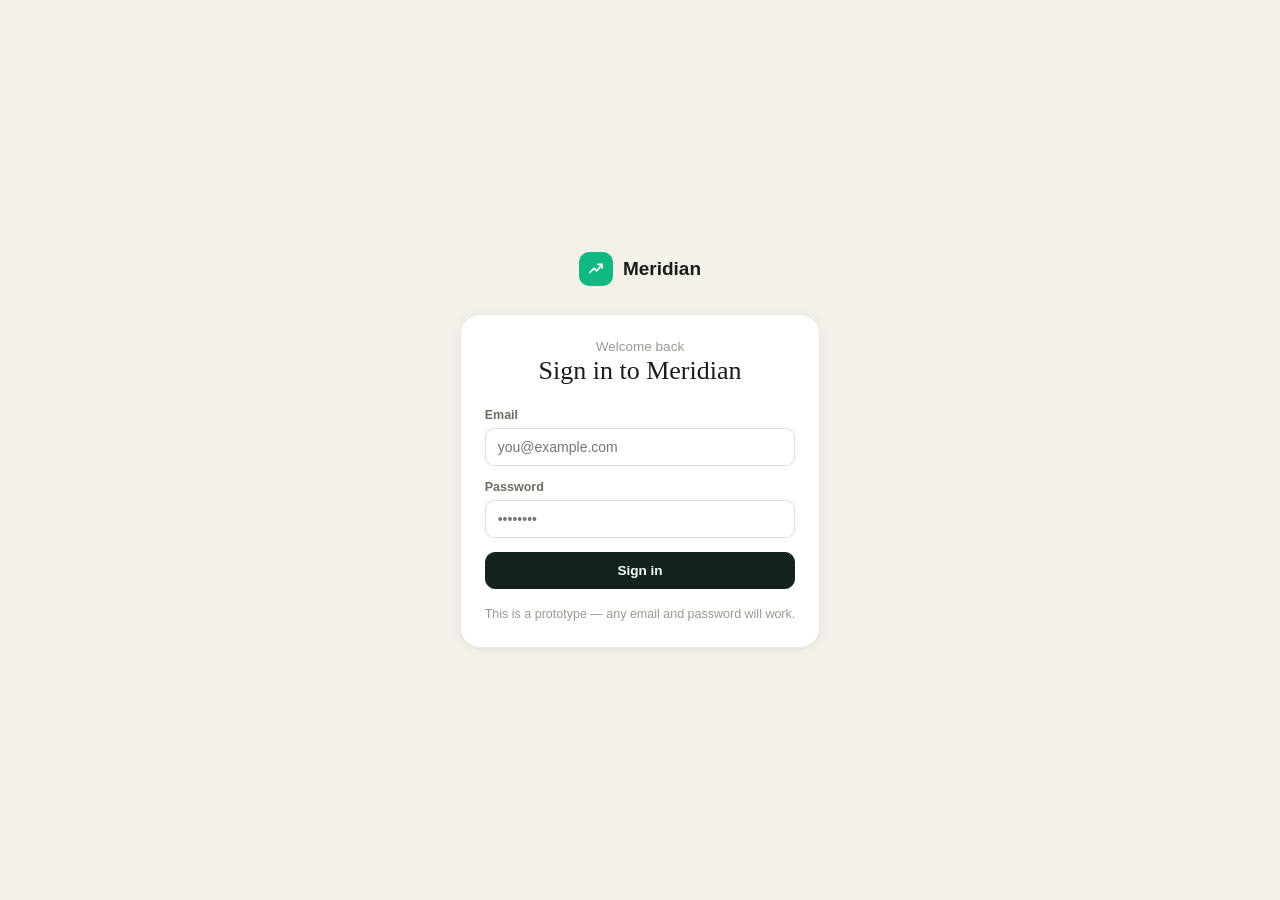
<file: index.html>
<!DOCTYPE html>
<html lang="en">
<head>
<script src="js/auth.js"></script>
<script>Auth.requireAuth();</script>
<meta charset="utf-8">
<meta name="viewport" content="width=device-width, initial-scale=1">
<title>Meridian — Dashboard</title>
<link rel="stylesheet" href="css/styles.css">
</head>
<body>
  <div class="topbar" id="shell-topbar"></div>
  <div class="app-shell">
    <div class="sidebar" id="shell-sidebar"></div>
    <div class="main" id="page-main"></div>
  </div>
  <div class="bottom-tabs" id="shell-bottomtabs"></div>

  <script src="js/icons.js"></script>
  <script src="js/store.js"></script>
  <script src="js/charts.js"></script>
  <script src="js/nav.js"></script>
  <script src="js/dashboard.js"></script>
</body>
</html>
</file>
<file: css/styles.css>
/* ===== Design tokens ===== */
:root {
  --bg: #f4f1ea;
  --card-bg: #ffffff;
  --dark-card: #14231d;
  --dark-card-2: #0d1815;
  --mint: #8fd6bf;
  --accent: #10b981;
  --accent-dark: #0d9668;
  --text: #1c1c1a;
  --text-soft: #6f6c62;
  --text-faint: #9c9890;
  --border: rgba(20, 20, 15, 0.09);
  --border-strong: rgba(20, 20, 15, 0.14);
  --red: #e0455a;
  --red-bg: #fbeaec;
  --green-bg: #e7f5ee;
  --blue-bg: #eaf1fc;

  --cat-housing: #4f46e5;
  --cat-groceries: #10b981;
  --cat-dining: #e0455a;
  --cat-shopping: #8b5cf6;
  --cat-utilities: #3b82f6;
  --cat-transport: #f59e0b;
  --cat-entertainment: #ec4899;
  --cat-health: #14b8a6;
  --cat-other: #64748b;

  --font-serif: Georgia, "Times New Roman", serif;
  --font-sans: -apple-system, BlinkMacSystemFont, "Segoe UI", sans-serif;

  --radius-lg: 20px;
  --radius-md: 14px;
  --radius-sm: 10px;
  --sidebar-w: 224px;
  --topbar-h: 64px;
  --shadow-card: 0 1px 2px rgba(20, 20, 15, 0.04), 0 1px 12px rgba(20, 20, 15, 0.05);
}

* { margin: 0; padding: 0; box-sizing: border-box; }

body {
  background: var(--bg);
  color: var(--text);
  font-family: var(--font-sans);
  -webkit-font-smoothing: antialiased;
}

a { color: inherit; text-decoration: none; }
button { font-family: inherit; cursor: pointer; }
ul { list-style: none; }

/* ===== Top bar ===== */
.topbar {
  height: var(--topbar-h);
  display: flex;
  align-items: center;
  justify-content: space-between;
  padding: 0 24px;
  border-bottom: 1px solid var(--border);
  background: var(--bg);
  position: sticky;
  top: 0;
  z-index: 30;
}

.topbar-logo {
  display: flex;
  align-items: center;
  gap: 10px;
  font-weight: 700;
  font-size: 17px;
}

.topbar-logo .mark {
  width: 30px;
  height: 30px;
  border-radius: 9px;
  background: var(--accent);
  display: flex;
  align-items: center;
  justify-content: center;
  color: #fff;
  flex-shrink: 0;
}

.topbar-right {
  display: flex;
  align-items: center;
  gap: 14px;
}

.topbar-search {
  display: flex;
  align-items: center;
  gap: 8px;
  background: #fff;
  border: 1px solid var(--border);
  border-radius: 10px;
  padding: 8px 14px;
  width: 260px;
  color: var(--text-faint);
  font-size: 13.5px;
}
.topbar-search input {
  border: none;
  outline: none;
  background: transparent;
  font-family: inherit;
  font-size: 13.5px;
  width: 100%;
  color: var(--text);
}
.topbar-search input::placeholder { color: var(--text-faint); }

.icon-btn {
  width: 38px;
  height: 38px;
  border-radius: 10px;
  border: 1px solid var(--border);
  background: #fff;
  display: flex;
  align-items: center;
  justify-content: center;
  color: var(--text-soft);
  position: relative;
}
.icon-btn .dot {
  position: absolute;
  top: 5px;
  right: 5px;
  width: 6px;
  height: 6px;
  border-radius: 50%;
  background: var(--red);
}

.icon-btn-sm {
  width: 30px;
  height: 30px;
  border-radius: 8px;
  border: 1px solid var(--border);
  background: #fff;
  display: flex;
  align-items: center;
  justify-content: center;
  color: var(--text-soft);
  flex-shrink: 0;
}
.icon-btn-sm:hover { background: #f7f5ef; color: var(--text); }

.avatar-block {
  display: flex;
  align-items: center;
  gap: 10px;
  background: none;
  border: none;
  padding: 4px;
  border-radius: 10px;
  cursor: pointer;
  font-family: inherit;
}
.avatar-block:hover { background: rgba(20, 20, 15, 0.04); }
.avatar {
  width: 36px;
  height: 36px;
  border-radius: 10px;
  background: var(--accent);
  color: #fff;
  display: flex;
  align-items: center;
  justify-content: center;
  font-weight: 700;
  font-size: 13px;
  flex-shrink: 0;
}
.avatar-name { line-height: 1.25; }
.avatar-name .name { font-weight: 600; font-size: 13.5px; }
.avatar-name .plan { font-size: 12px; color: var(--text-faint); }

/* ===== Dropdowns (notifications, avatar menu) ===== */
.dropdown-wrap { position: relative; }
.dropdown-panel {
  display: none;
  position: absolute;
  top: calc(100% + 10px);
  right: 0;
  background: #fff;
  border: 1px solid var(--border);
  border-radius: var(--radius-md);
  box-shadow: 0 12px 32px rgba(20, 20, 15, 0.14);
  z-index: 50;
  overflow: hidden;
}
.dropdown-panel.open { display: block; }

.avatar-panel { width: 220px; padding: 6px; }
.dropdown-item {
  display: flex;
  align-items: center;
  gap: 10px;
  padding: 10px 12px;
  border-radius: 8px;
  font-size: 13.5px;
  color: var(--text);
}
.dropdown-item:hover { background: var(--bg); }

.notif-panel { width: 320px; }
.notif-header {
  display: flex;
  justify-content: space-between;
  align-items: center;
  padding: 14px 16px;
  border-bottom: 1px solid var(--border);
  font-weight: 700;
  font-size: 14px;
}
.link-btn {
  background: none;
  border: none;
  color: var(--accent-dark);
  font-size: 12px;
  font-weight: 600;
  font-family: inherit;
  cursor: pointer;
}
.notif-item {
  display: flex;
  gap: 12px;
  align-items: flex-start;
  padding: 12px 16px;
  border-bottom: 1px solid var(--border);
}
.notif-item:last-child { border-bottom: none; }
.notif-item.unread { background: var(--green-bg); }
.notif-icon { width: 32px; height: 32px; background: #f1efe8; color: var(--text-soft); flex-shrink: 0; }
.notif-text { font-size: 13px; line-height: 1.4; }
.notif-date { font-size: 11.5px; color: var(--text-faint); margin-top: 3px; }
.notif-empty { padding: 24px 16px; text-align: center; color: var(--text-faint); font-size: 13px; }

/* ===== Shell / sidebar ===== */
.app-shell { display: flex; align-items: flex-start; }

.sidebar {
  width: var(--sidebar-w);
  flex-shrink: 0;
  min-height: calc(100vh - var(--topbar-h));
  padding: 24px 16px;
  display: flex;
  flex-direction: column;
  justify-content: space-between;
  position: sticky;
  top: var(--topbar-h);
}

.sidebar-menu-label {
  font-size: 11px;
  letter-spacing: 0.08em;
  color: var(--text-faint);
  font-weight: 600;
  padding: 0 12px;
  margin-bottom: 10px;
}

.sidebar-link {
  display: flex;
  align-items: center;
  gap: 12px;
  padding: 10px 12px;
  border-radius: var(--radius-sm);
  font-size: 14.5px;
  color: var(--text-soft);
  font-weight: 500;
  position: relative;
}
.sidebar-link svg { flex-shrink: 0; }
.sidebar-link.active {
  background: var(--green-bg);
  color: var(--accent-dark);
}

.sidebar-security {
  background: var(--dark-card);
  color: #fff;
  border-radius: var(--radius-md);
  padding: 16px;
  font-size: 12.5px;
  line-height: 1.5;
  display: flex;
  gap: 10px;
}
.sidebar-security .label { font-weight: 700; margin-bottom: 2px; }
.sidebar-security .sub { color: #9fb8ad; }

.main {
  flex: 1;
  min-width: 0;
  padding: 32px 40px 60px;
}

.page-eyebrow {
  font-size: 13.5px;
  color: var(--text-faint);
  margin-bottom: 2px;
}
.page-title {
  font-family: var(--font-serif);
  font-size: 32px;
  font-weight: 400;
}
.page-header-row {
  display: flex;
  justify-content: space-between;
  align-items: flex-end;
  margin-bottom: 24px;
  gap: 16px;
  flex-wrap: wrap;
}

/* ===== Bottom tab bar (mobile) ===== */
.bottom-tabs {
  display: none;
  position: fixed;
  bottom: 0;
  left: 0;
  right: 0;
  height: 66px;
  background: #fff;
  border-top: 1px solid var(--border);
  z-index: 40;
  align-items: center;
  justify-content: space-around;
}
.bottom-tab {
  display: flex;
  flex-direction: column;
  align-items: center;
  gap: 4px;
  font-size: 11px;
  color: var(--text-faint);
  font-weight: 500;
  flex: 1;
  padding: 6px 0;
}
.bottom-tab.active { color: var(--accent-dark); }

@media (max-width: 900px) {
  .sidebar { display: none; }
  .bottom-tabs { display: flex; }
  .main { padding: 20px 16px 90px; }
  .topbar-search { display: none; }
  .avatar-name { display: none; }
}

/* ===== Cards ===== */
.card {
  background: var(--card-bg);
  border-radius: var(--radius-lg);
  border: 1px solid var(--border);
  box-shadow: var(--shadow-card);
  padding: 24px;
}

.hero-card {
  background: radial-gradient(circle at 85% 15%, #1d3a2c 0%, var(--dark-card) 55%);
  color: #fff;
  border-radius: var(--radius-lg);
  padding: 28px 32px;
}
.hero-label {
  font-size: 12px;
  letter-spacing: 0.06em;
  color: #9fb8ad;
  text-transform: uppercase;
  display: flex;
  align-items: center;
  gap: 10px;
}
.hero-tag {
  border: 1px solid rgba(255, 255, 255, 0.18);
  border-radius: 6px;
  padding: 1px 8px;
  font-size: 11px;
  color: #cfe4da;
}
.hero-value {
  font-family: var(--font-serif);
  font-size: 44px;
  margin: 8px 0 14px;
}
.hero-delta {
  display: inline-flex;
  align-items: center;
  gap: 8px;
  background: rgba(16, 185, 129, 0.16);
  color: var(--mint);
  padding: 6px 12px;
  border-radius: 999px;
  font-size: 13px;
  font-weight: 600;
}
.hero-delta .sub { color: #a9c3b8; font-weight: 400; }
.hero-footer {
  display: flex;
  gap: 60px;
  margin-top: 20px;
  padding-top: 18px;
  border-top: 1px solid rgba(255, 255, 255, 0.1);
  flex-wrap: wrap;
}
.hero-footer .stat-label { font-size: 12.5px; color: #9fb8ad; margin-bottom: 4px; }
.hero-footer .stat-value { font-size: 19px; font-weight: 600; }
.hero-footer .stat-value.mint { color: var(--mint); }

/* ===== Chips / toggle groups ===== */
.chip-group {
  display: inline-flex;
  background: #f1efe8;
  border-radius: 10px;
  padding: 3px;
  gap: 2px;
}
.chip {
  border: none;
  background: transparent;
  padding: 6px 14px;
  border-radius: 8px;
  font-size: 12.5px;
  font-weight: 600;
  color: var(--text-soft);
}
.chip.active { background: #fff; color: var(--text); box-shadow: 0 1px 3px rgba(0, 0, 0, 0.08); }

/* ===== Buttons ===== */
.btn {
  display: inline-flex;
  align-items: center;
  gap: 8px;
  padding: 10px 18px;
  border-radius: 10px;
  font-size: 13.5px;
  font-weight: 600;
  border: 1px solid var(--border-strong);
  background: #fff;
  color: var(--text);
}
.btn svg { width: 15px; height: 15px; flex-shrink: 0; }
.btn-primary { background: var(--dark-card); color: #fff; border-color: var(--dark-card); }
.btn-primary:hover { background: #1d3327; }
.btn-ghost { border-color: transparent; background: transparent; }
.btn-sm { padding: 6px 12px; font-size: 12.5px; }
.btn-danger { background: var(--red); color: #fff; border-color: var(--red); }
.btn-danger:hover { background: #c93c4f; }
.btn-danger-ghost { border-color: transparent; background: transparent; color: var(--red); padding-left: 0; padding-right: 0; }
.btn-danger-ghost:hover { color: #c93c4f; }

/* ===== Progress bars ===== */
.progress-track {
  height: 8px;
  border-radius: 999px;
  background: #ece8de;
  overflow: hidden;
}
.progress-fill { height: 100%; border-radius: 999px; }

/* ===== Badges / pills ===== */
.badge {
  display: inline-flex;
  align-items: center;
  gap: 4px;
  font-size: 11.5px;
  font-weight: 700;
  padding: 4px 10px;
  border-radius: 999px;
}
.badge.on-track { background: var(--green-bg); color: var(--accent-dark); }
.badge.behind { background: var(--red-bg); color: var(--red); }
.badge.over { color: var(--red); font-weight: 700; }

/* ===== Icon badges ===== */
.icon-badge {
  width: 38px;
  height: 38px;
  border-radius: 10px;
  display: flex;
  align-items: center;
  justify-content: center;
  flex-shrink: 0;
}

/* ===== Grid layout helpers ===== */
.grid-2 { display: grid; grid-template-columns: 1.6fr 1fr; gap: 20px; }
.grid-3 { display: grid; grid-template-columns: repeat(3, 1fr); gap: 16px; }
.stack { display: flex; flex-direction: column; gap: 20px; }
@media (max-width: 1100px) {
  .grid-2, .grid-3 { grid-template-columns: 1fr; }
}

/* ===== Table ===== */
.table { width: 100%; border-collapse: collapse; }
.table thead th {
  text-align: left;
  font-size: 11px;
  letter-spacing: 0.05em;
  color: var(--text-faint);
  font-weight: 600;
  padding: 0 0 12px;
  border-bottom: 1px solid var(--border);
}
.table tbody td {
  padding: 14px 0;
  border-bottom: 1px solid var(--border);
  font-size: 14px;
}
.table tbody tr:last-child td { border-bottom: none; }
.table .num { text-align: right; }
.asset-cell { display: flex; align-items: center; gap: 12px; }
.asset-icon {
  width: 36px; height: 36px; border-radius: 10px;
  display: flex; align-items: center; justify-content: center;
  font-size: 11px; font-weight: 700; background: var(--green-bg); color: var(--accent-dark);
}
.asset-name-main { font-weight: 600; }
.asset-name-sub { font-size: 12.5px; color: var(--text-faint); }
.pos { color: var(--accent-dark); }
.neg { color: var(--red); }

/* ===== Donut legend ===== */
.legend-row {
  display: flex;
  align-items: center;
  justify-content: space-between;
  padding: 7px 0;
  font-size: 13.5px;
}
.legend-swatch {
  width: 9px; height: 9px; border-radius: 3px; display: inline-block; margin-right: 10px;
}
.legend-label { display: flex; align-items: center; color: var(--text); }
.legend-value { font-weight: 600; }
.legend-pct { color: var(--text-faint); margin-left: 10px; width: 40px; display: inline-block; text-align: right; }

/* ===== Insights ===== */
.insight-card {
  border-radius: var(--radius-md);
  padding: 16px 18px;
  border: 1px solid transparent;
}
.insight-card.optimize { background: var(--green-bg); border-color: rgba(16,185,129,0.18); }
.insight-card.momentum { background: var(--blue-bg); border-color: rgba(59,130,246,0.18); }
.insight-card.watch { background: var(--red-bg); border-color: rgba(224,69,90,0.18); }
.insight-tag {
  font-size: 11px;
  font-weight: 700;
  letter-spacing: 0.05em;
  display: flex;
  align-items: center;
  gap: 6px;
  margin-bottom: 6px;
}
.insight-card.optimize .insight-tag { color: var(--accent-dark); }
.insight-card.momentum .insight-tag { color: #2563eb; }
.insight-card.watch .insight-tag { color: var(--red); }
.insight-text { font-size: 14px; line-height: 1.5; }

/* ===== Modal ===== */
.modal-overlay {
  position: fixed; inset: 0; background: rgba(20, 20, 15, 0.4);
  display: none; align-items: center; justify-content: center; z-index: 100; padding: 20px;
}
.modal-overlay.open { display: flex; }
.modal {
  background: #fff; border-radius: var(--radius-lg); padding: 28px;
  width: 100%; max-width: 440px; box-shadow: 0 20px 60px rgba(0,0,0,0.25);
}
.modal-header { display: flex; justify-content: space-between; align-items: center; margin-bottom: 18px; }
.modal-title { font-family: var(--font-serif); font-size: 22px; }
.form-field { margin-bottom: 14px; }
.form-field label { display: block; font-size: 12.5px; font-weight: 600; color: var(--text-soft); margin-bottom: 6px; }
.form-field input, .form-field select {
  width: 100%; padding: 10px 12px; border-radius: 9px; border: 1px solid var(--border-strong);
  font-family: inherit; font-size: 14px; background: #fff; color: var(--text);
}
.form-field .icon-choices { display: flex; gap: 8px; flex-wrap: wrap; }
.icon-choice {
  width: 40px; height: 40px; border-radius: 10px; border: 2px solid transparent;
  display: flex; align-items: center; justify-content: center; background: #f1efe8;
}
.icon-choice.selected { border-color: var(--accent); }
.institution-choice {
  display: flex;
  align-items: center;
  justify-content: space-between;
  width: 100%;
  padding: 11px 14px;
  border-radius: 9px;
  border: 1.5px solid var(--border-strong);
  background: #fff;
  font-family: inherit;
  font-size: 13.5px;
  font-weight: 500;
  color: var(--text);
}
.institution-choice + .institution-choice { margin-top: 8px; }
.institution-choice svg { visibility: hidden; color: var(--accent); }
.institution-choice.selected { border-color: var(--accent); background: var(--green-bg); }
.institution-choice.selected svg { visibility: visible; }
.modal-actions { display: flex; gap: 10px; margin-top: 20px; }
.modal-actions .btn { flex: 1; justify-content: center; }
.upload-box {
  border: 1.5px dashed var(--border-strong); border-radius: var(--radius-md);
  padding: 28px 16px; text-align: center; color: var(--text-faint); font-size: 13.5px; margin-bottom: 16px;
}

/* ===== Section title ===== */
.section-title { font-size: 16px; font-weight: 700; margin-bottom: 2px; }
.section-sub { font-size: 12.5px; color: var(--text-faint); margin-bottom: 16px; }
.section-header-row { display: flex; justify-content: space-between; align-items: flex-start; margin-bottom: 4px; }

/* ===== Toggle switch ===== */
.switch { position: relative; display: inline-block; width: 40px; height: 23px; flex-shrink: 0; }
.switch input { opacity: 0; width: 0; height: 0; }
.switch .slider {
  position: absolute; inset: 0; background: #d8d4c8; border-radius: 999px; cursor: pointer; transition: background 0.15s;
}
.switch .slider::before {
  content: ""; position: absolute; height: 17px; width: 17px; left: 3px; top: 3px;
  background: #fff; border-radius: 50%; transition: transform 0.15s;
}
.switch input:checked + .slider { background: var(--accent); }
.switch input:checked + .slider::before { transform: translateX(17px); }

/* ===== Settings ===== */
.settings-row {
  display: flex; justify-content: space-between; align-items: center;
  padding: 16px 0; border-bottom: 1px solid var(--border); gap: 20px;
}
.settings-row:last-child { border-bottom: none; }
.settings-row-label { font-weight: 600; font-size: 14px; }
.settings-row-sub { font-size: 12.5px; color: var(--text-faint); margin-top: 3px; }
.settings-tab-btn {
  display: flex; align-items: center; gap: 12px; width: 100%;
  padding: 10px 12px; border-radius: var(--radius-sm); font-size: 14px; font-weight: 500;
  color: var(--text-soft); background: none; border: none; text-align: left; font-family: inherit;
}
.settings-tab-btn.active { background: var(--green-bg); color: var(--accent-dark); }
.settings-tab-btn + .settings-tab-btn { margin-top: 2px; }

/* ===== Login page ===== */
.login-page {
  min-height: 100vh;
  display: flex;
  align-items: center;
  justify-content: center;
  padding: 24px;
}
.login-brand {
  display: flex;
  align-items: center;
  justify-content: center;
  gap: 10px;
  font-weight: 700;
  font-size: 19px;
  margin-bottom: 28px;
}
.login-brand .mark {
  width: 34px;
  height: 34px;
  border-radius: 10px;
  background: var(--accent);
  display: flex;
  align-items: center;
  justify-content: center;
  color: #fff;
}
.login-card {
  width: 100%;
  max-width: 400px;
}
.login-card .page-eyebrow { text-align: center; }
.login-card .page-title { text-align: center; font-size: 26px; margin-bottom: 22px; }
.login-caption {
  font-size: 12.5px;
  color: var(--text-faint);
  text-align: center;
  margin-top: 16px;
  line-height: 1.5;
}
.login-error {
  background: var(--red-bg);
  color: var(--red);
  border-radius: 9px;
  padding: 10px 12px;
  font-size: 12.5px;
  margin-bottom: 14px;
  display: none;
}
.login-error.show { display: block; }

/* charts */
.chart-x-labels { display: flex; justify-content: space-between; font-size: 11.5px; color: var(--text-faint); margin-top: 6px; }

.chart-wrap { position: relative; }
.chart-hover-rect { cursor: crosshair; }
.chart-tooltip {
  position: absolute;
  top: 0;
  left: 0;
  pointer-events: none;
  border-radius: 6px;
  padding: 6px 9px;
  font-size: 11px;
  line-height: 1.35;
  white-space: nowrap;
  transition: opacity 0.08s ease-out;
  z-index: 5;
}
.chart-tooltip .tt-date { font-size: 10px; margin-bottom: 1px; }
.chart-tooltip .tt-value { font-size: 12.5px; }

.chart-tooltip.theme-dark {
  background: var(--dark-card);
  color: #fff;
  box-shadow: 0 6px 18px rgba(20, 20, 15, 0.18);
}
.chart-tooltip.theme-dark .tt-date { color: #9fb8ad; }
.chart-tooltip.theme-dark .tt-value { font-weight: 600; }

.chart-tooltip.theme-light {
  background: var(--card-bg);
  color: var(--text);
  border: 1px solid var(--border-strong);
  box-shadow: 0 4px 12px rgba(20, 20, 15, 0.08);
}
.chart-tooltip.theme-light .tt-date { color: var(--text-soft); }
.chart-tooltip.theme-light .tt-value { font-weight: 400; }
</file>
